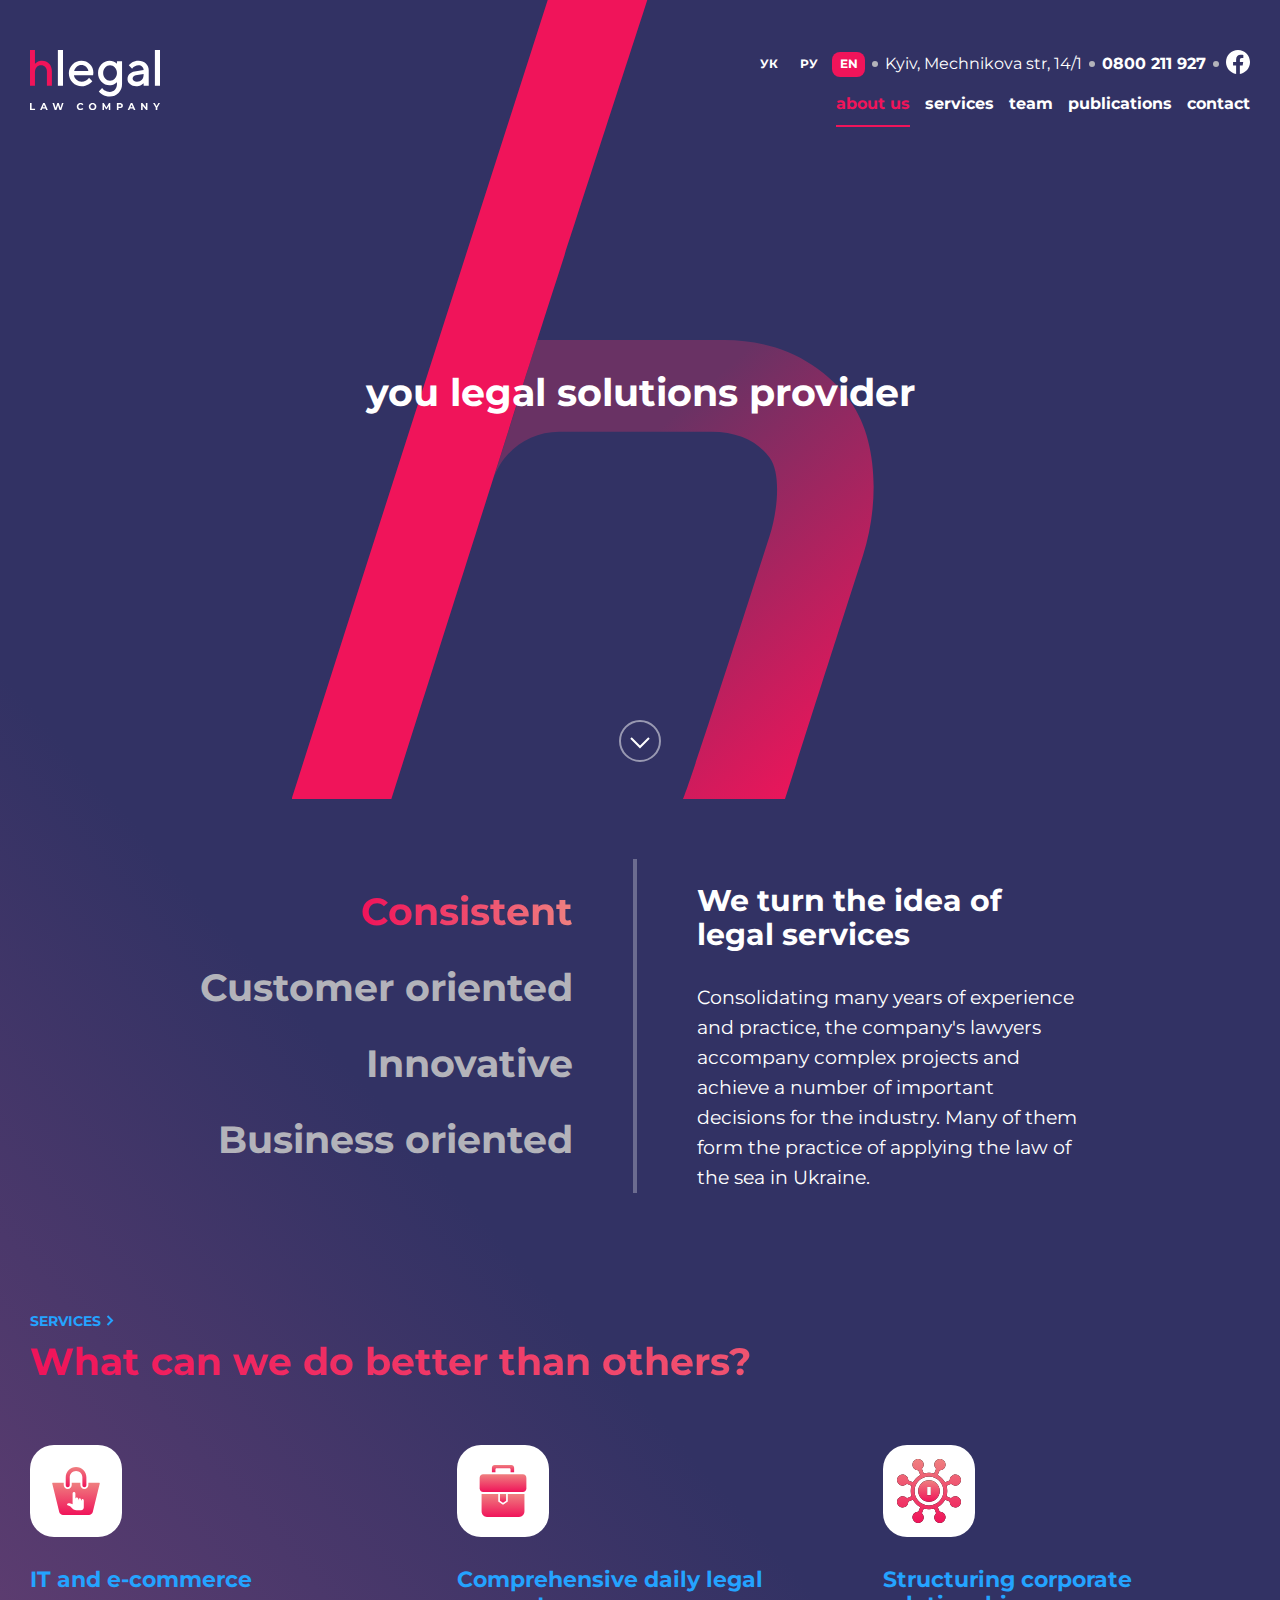
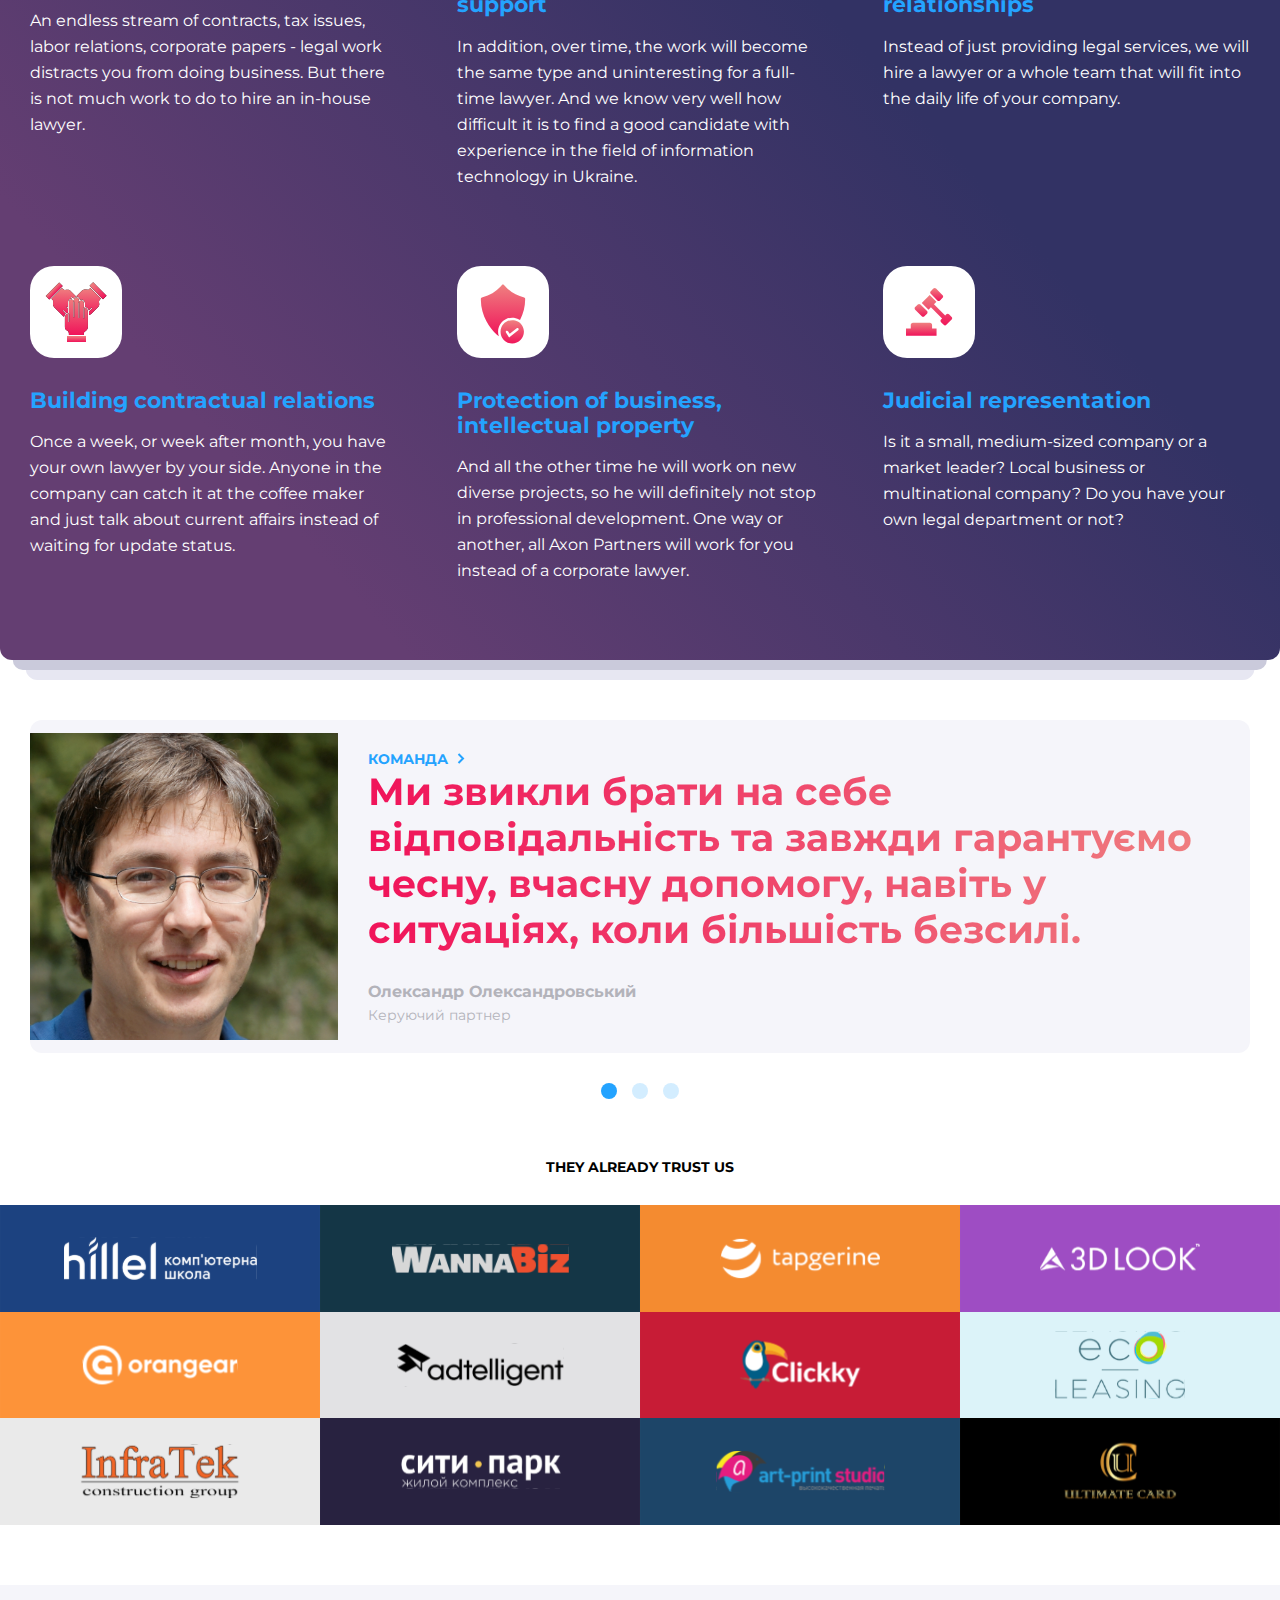
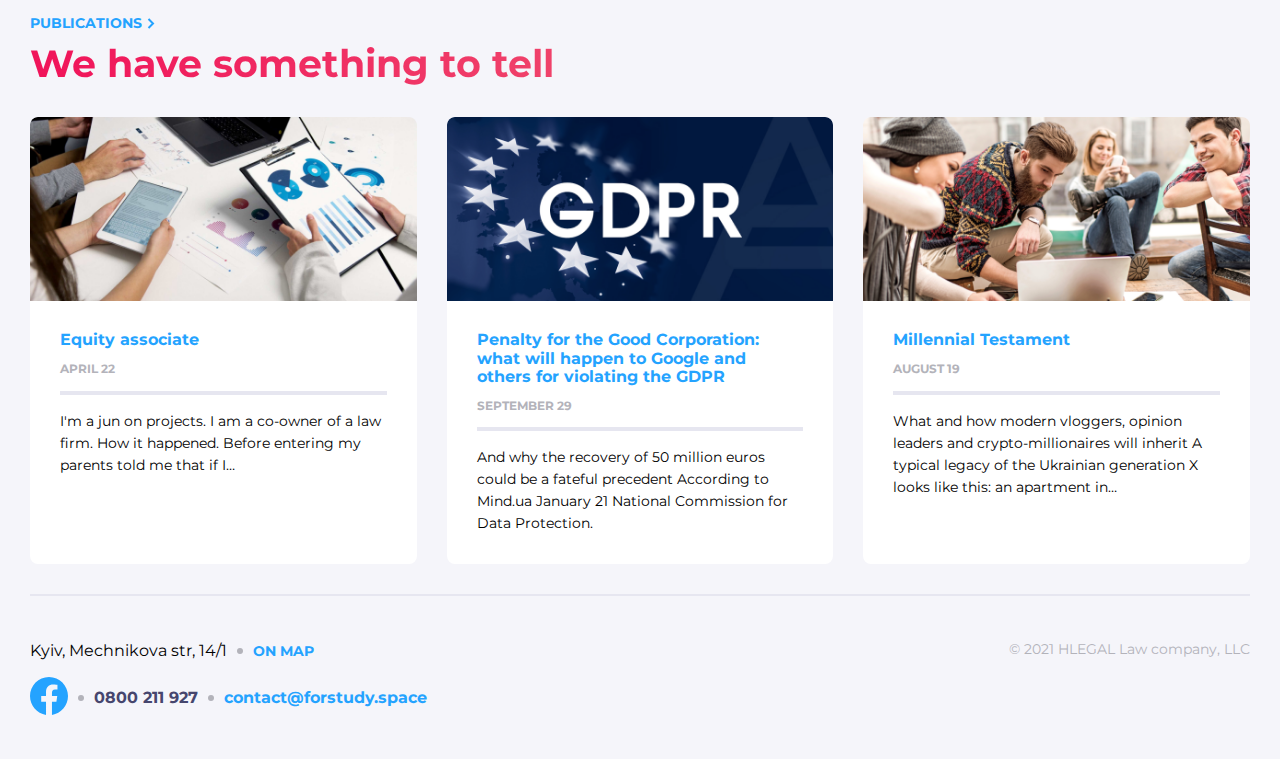
<file: index.html>
<!DOCTYPE html>
<html lang="en">
  <head>
    <meta charset="UTF-8" />
    <meta
      name="viewport"
      content="width=device-width, user-scalable=no, initial-scale=1.0, maximum-scale=1.0, minimum-scale=1.0"
    />
    <meta http-equiv="X-UA-Compatible" content="ie=edge" />
    <title>Hlegal agency</title>
    <link rel="preconnect" href="https://fonts.googleapis.com" />
    <link rel="preconnect" href="https://fonts.gstatic.com" crossorigin />
    <link rel="preconnect" href="https://fonts.googleapis.com" />
    <link rel="preconnect" href="https://fonts.gstatic.com" crossorigin />
    <link
      href="https://fonts.googleapis.com/css2?family=Montserrat:wght@400;700&display=swap"
      rel="stylesheet"
    />
    <link rel="stylesheet" href="css/style.css" />
  </head>
  <body>
    <header class="header center center--menu">
      <div class="header__control">
        <a href="#" class="header__control__logo">
          <img src="img/Logo.svg" alt="Hlegal link logo" />
        </a>
        <input type="checkbox" id="nav-toggler" class="visually-hidden" />

        <label for="nav-toggler" class="nav-switch">
          <span></span><span></span> <span></span>
        </label>
      </div>


      <div class="header__container">
        <div class="header__row">
          <span class="header__row__lang">УК</span>
          <span class="header__row__lang">РУ</span>
          <span class="header__row__lang header__row__lang--active">EN</span>
          <svg class="dot-separator" width="6" height="6" viewBox="0 0 6 6" fill="none" xmlns="http://www.w3.org/2000/svg">
            <circle cx="3" cy="3" r="3" fill="#B3B3BA"/>
          </svg>
          <p class="header__row__address">Kyiv, Mechnikova str, 14/1</p> 
          <svg class="dot-separator" width="6" height="6" viewBox="0 0 6 6" fill="none" xmlns="http://www.w3.org/2000/svg">
            <circle cx="3" cy="3" r="3" fill="#B3B3BA"/>
          </svg>
    
            <a href="#" class="header__row__phone">0800 211 927</a>

            <svg class="dot-separator" width="6" height="6" viewBox="0 0 6 6" fill="none" xmlns="http://www.w3.org/2000/svg">
              <circle cx="3" cy="3" r="3" fill="#B3B3BA"/>
            </svg>
            <a class="header__row__icon" href="#">
              <svg width="38" height="38" viewBox="0 0 38 38" fill="none" xmlns="http://www.w3.org/2000/svg">
                <path d="M38 19.1161C38 8.55857 29.4934 0 19 0C8.50658 0 0 8.55857 0 19.1161C0 28.6575 6.94803 36.5659 16.0312 38V24.6419H11.207V19.1161H16.0312V14.9046C16.0312 10.1136 18.8678 7.46723 23.2078 7.46723C25.2866 7.46723 27.4609 7.84059 27.4609 7.84059V12.545H25.0651C22.7048 12.545 21.9688 14.0185 21.9688 15.5302V19.1161H27.2383L26.3959 24.6419H21.9688V38C31.052 36.5659 38 28.6575 38 19.1161Z" fill/>
                </svg>
            </a>
        </div>


        <nav class="nav">
  
          <ul class="nav__list">
            <li class="nav__item">
              <a href="#" class="nav__link nav__link--active">about us</a>
            </li>
            <li class="nav__item">
              <a href="services.html" class="nav__link">services</a>
            </li>
            <li class="nav__item">
              <a href="#" class="nav__link">team</a>
            </li>
            <li class="nav__item">
              <a href="#" class="nav__link">publications</a>
            </li>
            <li class="nav__item">
              <a href="#" class="nav__link">contact</a>
            </li>
          </ul>
        </nav>
      </div>
    </header>

    <main>
      <div class="gradient-wrapper">
        <section class="section-hero">
          <div class="section-hero__container">
            <img class="section-hero__container__img" src="img/Symbol.svg" />
            <h1 class="section-hero__container__title">you legal solutions provider</h1>

            <svg class="section-hero__container__icon" width="42" height="42" viewBox="0 0 42 42" fill="none" xmlns="http://www.w3.org/2000/svg">
           
              <circle opacity="0.5" cx="21" cy="21" r="20" stroke-width="2"/>
              <path d="M12 18L21 27L30 18"  stroke-width="2"/>
          
              </svg>
              
          </div>

          <div class="section-hero__widget">
            <div class="section-hero__widget__titles">
              <span class="section-hero__widget__titles__item section-hero__widget__titles__item--active">Consistent</span>
              <span class="section-hero__widget__titles__item">Customer oriented</span>
              <span class="section-hero__widget__titles__item">Innovative</span>
              <span class="section-hero__widget__titles__item">Business oriented</span>
            </div>
            <div class="section-hero__widget__separator"></div>
            <div class="section-hero__widget__desc">
              <h2 class="section-hero__widget__desc__title">We turn the idea of legal services</h2>
              <p class="section-hero__widget__desc__text">Consolidating many years of experience and practice, the company's lawyers accompany complex projects and achieve a number of important decisions for the industry. Many of them form the practice of applying the law of the sea in Ukraine.</p>
            </div>
          </div>
        </section>
        <section class="center section-services">
          <span class="link">
            <a href="services.html">services</a>
            <svg
            width="8"
            height="11"
            viewBox="0 0 8 11"
            fill="none"
            xmlns="http://www.w3.org/2000/svg"
          >
            <path d="M1.5 1L6 5.5L1.5 10" stroke stroke-width="2" />
          </svg>
          </span>
          <p class="title-gradient-red">What can we do better than others?</p>
          <div class="services-grid">
            <div class="service-item">
              <div class="service-item__icon">
                <img src="img/Ecommerce.svg" />
              </div>
              <a href="#" class="service-item__link">
                IT and e-commerce
              </a>
              <p class="service-item__desc">
                An endless stream of contracts, tax issues, labor relations, corporate papers - legal work distracts you from doing business. But there is not much work to do to hire an in-house lawyer.
              </p>
            </div>
      
            <div class="service-item">
              <div class="service-item__icon">
                <img src="img/Support.svg" />
              </div>
              <a href="#" class="service-item__link">
                Comprehensive daily
                legal support
              </a>
              <p class="service-item__desc">
                In addition, over time, the work will become the same type and uninteresting for a full-time lawyer. And we know very well how difficult it is to find a good candidate with experience in the field of information technology in Ukraine.
              </p>
            </div>

        <div class="service-item">
              <div class="service-item__icon">
                <img src="img/Coprorate.svg" />
              </div>
              <a href="#" class="service-item__link">
                Structuring corporate relationships
              </a>
              <p class="service-item__desc">
                Instead of just providing legal services, we will hire a lawyer or a whole team that will fit into the daily life of your company.
              </p>
            </div>

            <div class="service-item">
              <div class="service-item__icon">
                <img src="img/Trust.svg" />
              </div>
              <a href="#" class="service-item__link">
                Building contractual relations
              </a>
              <p class="service-item__desc">
                Once a week, or week after month, you have your own lawyer by your side. Anyone in the company can catch it at the coffee maker and just talk about current affairs instead of waiting for update status.
              </p>
            </div>

           <div class="service-item">
              <div class="service-item__icon">
                <img src="img/Protection.svg" />
              </div>
              <a href="#" class="service-item__link">
                Protection of business, intellectual property
              </a>
              <p class="service-item__desc">
                And all the other time he will work on new diverse projects, so he will definitely not stop in professional development. One way or another, all Axon Partners will work for you instead of a corporate lawyer.
              </p>
            </div>

            <div class="service-item">
              <div class="service-item__icon">
                <img src="img/Court.svg" />
              </div>
              <a href="#" class="service-item__link">
                Judicial representation
              </a>
              <p class="service-item__desc">
                Is it a small, medium-sized company or a market leader? Local business or multinational company? Do you have your own legal department or not?
              </p>
            </div>


          </div>
        </section>
      </div>

      <section class="center section-team-slider">
        <div class="slider">
          <div class="slider__item">
            <div class="slider__item__wrapper">
              <img class="slider__item__thumbnail" src="img/member.png" alt="team member image" />
            </div>
         
            <div class="slider__item__container">
              <span class="link">
                <a href="#">команда</a>
                <svg
                width="8"
                height="11"
                viewBox="0 0 8 11"
                fill="none"
                xmlns="http://www.w3.org/2000/svg"
              >
                <path d="M1.5 1L6 5.5L1.5 10" stroke stroke-width="2" />
              </svg>
              </span>
              <p class="slider__item__container__title title-gradient-red">
                Ми звикли брати на себе відповідальність та завжди гарантуємо чесну, вчасну допомогу, навіть у ситуаціях, коли більшість безсилі.
              </p>
              <h4 class="slider__item__container__subtitle">
                Олександр Олександровський
              </h4>
              <p class="slider__item__container__ghost">Керуючий партнер</p>
            </div>
          </div>
        </div>
        <div class="controls">
          <span class="controls__item controls__item--active"></span>
          <span class="controls__item"></span>
          <span class="controls__item"></span>
        </div>  
      </section>  

      <section class="section-partners">
        <h3 class="caps">
          They already trust us
        </h3>
        <div class="grid">
          <div class="grid__item">
            <img src="img/Item.svg" alt="partner image 1" />
           </div>
           <div class="grid__item">
            <img src="img/Item-1.svg" alt="partner image 2" />
           </div>
           <div class="grid__item">
            <img src="img/Item-2.svg" alt="partner image 3" />
           </div>
           <div class="grid__item">
            <img src="img/Item-3.svg" alt="partner image 4" />
           </div>
           <div class="grid__item">
            <img src="img/Item-4.svg" alt="partner image 5" />
           </div>
           <div class="grid__item">
            <img src="img/Item-5.svg" alt="partner image 6" />
           </div>
           <div class="grid__item">
            <img src="img/Item-6.svg" alt="partner image 7" />
           </div>
           <div class="grid__item">
            <img src="img/Item-7.svg" alt="partner image 8" />
           </div>

           <div class="grid__item">
            <img src="img/Item-8.svg" alt="partner image 9" />
           </div>

           <div class="grid__item">
            <img src="img/Item-9.svg" alt="partner image 10" />
           </div>

           <div class="grid__item">
            <img src="img/Item-10.svg" alt="partner image 11" />
           </div>
           <div class="grid__item">
            <img src="img/Item-11.svg" alt="partner image 12" />
           </div>
    
        </div>
      </section>

      <section class="center section-publications">
        <span class="link">
          <a href="#">Publications</a>
          <svg
            width="8"
            height="11"
            viewBox="0 0 8 11"
            fill="none"
            xmlns="http://www.w3.org/2000/svg"
          >
            <path d="M1.5 1L6 5.5L1.5 10" stroke stroke-width="2" />
          </svg>
        </span>
        <p class="title-gradient-red">We have something to tell</p>

        <div class="publication-grid">
          <div class="publication-card">
            <img class="publication-card__thumbnail" src="img/pub1.png" alt="pub 1 thumbnail" />
            <div class="publication-card__container">
              <a class="publication-card__link" href="#">Equity associate</a>
              <p class="publication-card__date">April 22</p>
              <hr class="publication-card__separator" />
              <p class="publication-card__description">I'm a jun on projects. I am a co-owner of a law firm. How it happened. Before entering my parents told me that if I…</p>
            </div>
            <div>
          </div>
        </div>

        <div class="publication-card">
          <img class="publication-card__thumbnail" src="img/pub2.png" alt="pub 2 thumbnail"  />
          <div class="publication-card__container">
            <a class="publication-card__link" href="#">Penalty for the Good Corporation: what will happen to Google and others for violating the GDPR</a>
            <p class="publication-card__date">September 29</p>
            <hr class="publication-card__separator" />
            <p class="publication-card__description">And why the recovery of 50 million euros could be a fateful precedent According to Mind.ua January 21 National Commission for Data Protection.</p>
          </div>
          <div>
        </div>
      </div>

      <div class="publication-card">
        <img class="publication-card__thumbnail" src="img/pub3.png" alt="pub 3 thumbnail" />
        <div class="publication-card__container">
          <a class="publication-card__link" href="#">Millennial Testament</a>
          <p class="publication-card__date">August 19</p>
          <hr class="publication-card__separator" />
          <p class="publication-card__description">What and how modern vloggers, opinion leaders and crypto-millionaires will inherit A typical legacy of the Ukrainian generation X looks like this: an apartment in…</p>
        </div>
      </div>
    </div>
      </section>
    </main>

    <footer class="footer center">
      <hr />
      <div class="footer__list">
        <div class="footer__left">
          <div class="footer__row">
            <p class="footer__row__address">Kyiv, Mechnikova str, 14/1</p> 
            <svg class="dot-separator" width="6" height="6" viewBox="0 0 6 6" fill="none" xmlns="http://www.w3.org/2000/svg">
              <circle cx="3" cy="3" r="3" fill="#B3B3BA"/>
            </svg>
            <span class="link">
              <a href="#">On map</a>
            </span>
          </div>
          <div class="footer__row">
            <a class="footer__row__link" href="#">
              <svg width="38" height="38" viewBox="0 0 38 38" fill="none" xmlns="http://www.w3.org/2000/svg">
                <path d="M38 19.1161C38 8.55857 29.4934 0 19 0C8.50658 0 0 8.55857 0 19.1161C0 28.6575 6.94803 36.5659 16.0312 38V24.6419H11.207V19.1161H16.0312V14.9046C16.0312 10.1136 18.8678 7.46723 23.2078 7.46723C25.2866 7.46723 27.4609 7.84059 27.4609 7.84059V12.545H25.0651C22.7048 12.545 21.9688 14.0185 21.9688 15.5302V19.1161H27.2383L26.3959 24.6419H21.9688V38C31.052 36.5659 38 28.6575 38 19.1161Z" fill/>
                </svg>
            </a>
    
              <svg class="dot-separator" width="6" height="6" viewBox="0 0 6 6" fill="none" xmlns="http://www.w3.org/2000/svg">
                <circle cx="3" cy="3" r="3" fill="#B3B3BA"/>
              </svg>
              <a class="footer__row__link footer__row__link__phone" href="tel:0800211927">0800 211 927</a>
              <svg class="dot-separator" width="6" height="6" viewBox="0 0 6 6" fill="none" xmlns="http://www.w3.org/2000/svg">
                <circle cx="3" cy="3" r="3" fill="#B3B3BA"/>
              </svg>
              <a class="footer__row__link" href="mailto:contact@forstudy.space">contact@forstudy.space</a>
              
          </div>
        </div>
        <div class="footer__logo">
          <p class="footer__logo__p">© 2021 HLEGAL Law company, LLC</p>
        </div>
      </div>
    </footer>
  </body>
</html>
</file>
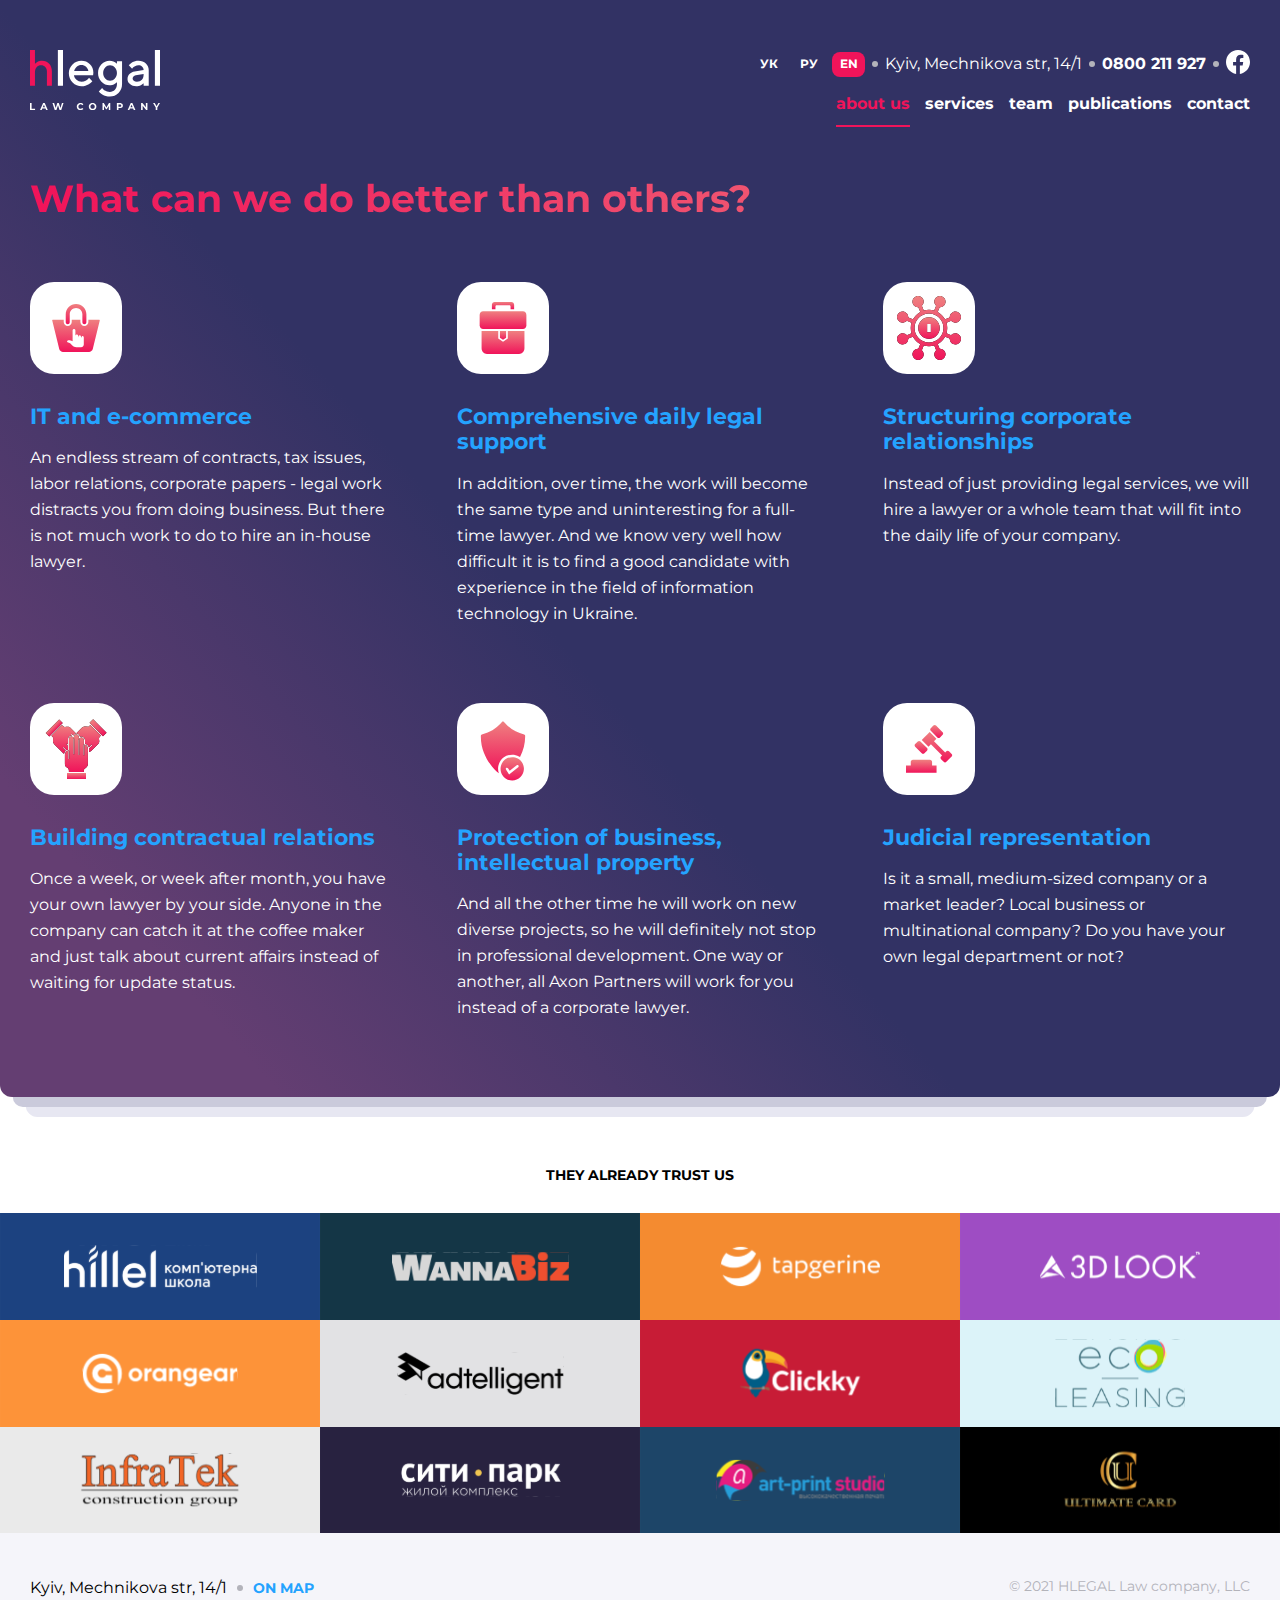
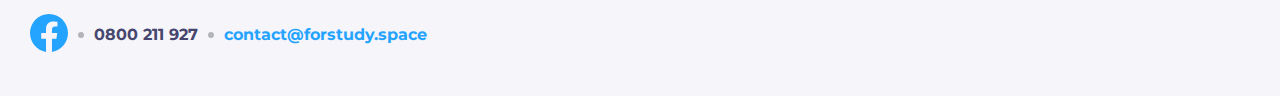
<file: services.html>
<!DOCTYPE html>
<html lang="en">
  <head>
    <meta charset="UTF-8" />
    <meta
      name="viewport"
      content="width=device-width, user-scalable=no, initial-scale=1.0, maximum-scale=1.0, minimum-scale=1.0"
    />
    <meta http-equiv="X-UA-Compatible" content="ie=edge" />
    <title>Hlegal agency</title>
    <link rel="preconnect" href="https://fonts.googleapis.com" />
    <link rel="preconnect" href="https://fonts.gstatic.com" crossorigin />
    <link rel="preconnect" href="https://fonts.googleapis.com" />
    <link rel="preconnect" href="https://fonts.gstatic.com" crossorigin />
    <link
      href="https://fonts.googleapis.com/css2?family=Montserrat:wght@400;700&display=swap"
      rel="stylesheet"
    />
    <link rel="stylesheet" href="css/style.css" />
  </head>
  <body>
    <header class="header center center--menu">
      <div class="header__control">
        <a href="#" class="header__control__logo">
          <img src="img/Logo.svg" alt="Hlegal link logo" />
        </a>
        <input type="checkbox" id="nav-toggler" class="visually-hidden" />

        <label for="nav-toggler" class="nav-switch">
          <span></span> <span></span> <span></span>
        </label>
      </div>

      <div class="header__container">
        <div class="header__row">
          <span class="header__row__lang">УК</span>
          <span class="header__row__lang">РУ</span>
          <span class="header__row__lang header__row__lang--active">EN</span>
          <svg
            class="dot-separator"
            width="6"
            height="6"
            viewBox="0 0 6 6"
            fill="none"
            xmlns="http://www.w3.org/2000/svg"
          >
            <circle cx="3" cy="3" r="3" fill="#B3B3BA" />
          </svg>
          <p class="header__row__address">Kyiv, Mechnikova str, 14/1</p>
          <svg
            class="dot-separator"
            width="6"
            height="6"
            viewBox="0 0 6 6"
            fill="none"
            xmlns="http://www.w3.org/2000/svg"
          >
            <circle cx="3" cy="3" r="3" fill="#B3B3BA" />
          </svg>

          <a href="#" class="header__row__phone">0800 211 927</a>

          <svg
            class="dot-separator"
            width="6"
            height="6"
            viewBox="0 0 6 6"
            fill="none"
            xmlns="http://www.w3.org/2000/svg"
          >
            <circle cx="3" cy="3" r="3" fill="#B3B3BA" />
          </svg>
          <a class="header__row__icon" href="#">
            <svg
              width="38"
              height="38"
              viewBox="0 0 38 38"
              fill="none"
              xmlns="http://www.w3.org/2000/svg"
            >
              <path
                d="M38 19.1161C38 8.55857 29.4934 0 19 0C8.50658 0 0 8.55857 0 19.1161C0 28.6575 6.94803 36.5659 16.0312 38V24.6419H11.207V19.1161H16.0312V14.9046C16.0312 10.1136 18.8678 7.46723 23.2078 7.46723C25.2866 7.46723 27.4609 7.84059 27.4609 7.84059V12.545H25.0651C22.7048 12.545 21.9688 14.0185 21.9688 15.5302V19.1161H27.2383L26.3959 24.6419H21.9688V38C31.052 36.5659 38 28.6575 38 19.1161Z"
                fill
              />
            </svg>
          </a>
        </div>

        <nav class="nav">
          <ul class="nav__list">
            <li class="nav__item">
              <a href="#" class="nav__link nav__link--active">about us</a>
            </li>
            <li class="nav__item">
              <a href="#" class="nav__link">services</a>
            </li>
            <li class="nav__item">
              <a href="#" class="nav__link">team</a>
            </li>
            <li class="nav__item">
              <a href="#" class="nav__link">publications</a>
            </li>
            <li class="nav__item">
              <a href="#" class="nav__link">contact</a>
            </li>
          </ul>
        </nav>
      </div>
    </header>

    <main>
      <div class="gradient-wrapper">
        <section class="center section-services section-services--page">
          <p class="title-gradient-red">What can we do better than others?</p>
          <div class="services-grid">
            <div class="service-item">
              <div class="service-item__icon">
                <img src="img/Ecommerce.svg" />
              </div>
              <a href="#" class="service-item__link"> IT and e-commerce </a>
              <p class="service-item__desc">
                An endless stream of contracts, tax issues, labor relations,
                corporate papers - legal work distracts you from doing business.
                But there is not much work to do to hire an in-house lawyer.
              </p>
            </div>

            <div class="service-item">
              <div class="service-item__icon">
                <img src="img/Support.svg" />
              </div>
              <a href="#" class="service-item__link">
                Comprehensive daily legal support
              </a>
              <p class="service-item__desc">
                In addition, over time, the work will become the same type and
                uninteresting for a full-time lawyer. And we know very well how
                difficult it is to find a good candidate with experience in the
                field of information technology in Ukraine.
              </p>
            </div>

            <div class="service-item">
              <div class="service-item__icon">
                <img src="img/Coprorate.svg" />
              </div>
              <a href="#" class="service-item__link">
                Structuring corporate relationships
              </a>
              <p class="service-item__desc">
                Instead of just providing legal services, we will hire a lawyer
                or a whole team that will fit into the daily life of your
                company.
              </p>
            </div>

            <div class="service-item">
              <div class="service-item__icon">
                <img src="img/Trust.svg" />
              </div>
              <a href="#" class="service-item__link">
                Building contractual relations
              </a>
              <p class="service-item__desc">
                Once a week, or week after month, you have your own lawyer by
                your side. Anyone in the company can catch it at the coffee
                maker and just talk about current affairs instead of waiting for
                update status.
              </p>
            </div>

            <div class="service-item">
              <div class="service-item__icon">
                <img src="img/Protection.svg" />
              </div>
              <a href="#" class="service-item__link">
                Protection of business, intellectual property
              </a>
              <p class="service-item__desc">
                And all the other time he will work on new diverse projects, so
                he will definitely not stop in professional development. One way
                or another, all Axon Partners will work for you instead of a
                corporate lawyer.
              </p>
            </div>

            <div class="service-item">
              <div class="service-item__icon">
                <img src="img/Court.svg" />
              </div>
              <a href="#" class="service-item__link">
                Judicial representation
              </a>
              <p class="service-item__desc">
                Is it a small, medium-sized company or a market leader? Local
                business or multinational company? Do you have your own legal
                department or not?
              </p>
            </div>
          </div>
        </section>
      </div>

      <section class="section-partners section-partners--page">
        <h3 class="caps">They already trust us</h3>
        <div class="grid">
          <div class="grid__item">
            <img src="img/Item.svg" alt="partner image 1" />
          </div>
          <div class="grid__item">
            <img
              src="img/Item-1.svg"
              alt="partner image 2"
            />
          </div>
          <div class="grid__item">
            <img
              src="img/Item-2.svg"
              alt="partner image 3"
            />
          </div>
          <div class="grid__item">
            <img
              src="img/Item-3.svg"
              alt="partner image 4"
            />
          </div>
          <div class="grid__item">
            <img
              src="img/Item-4.svg"
              alt="partner image 5"
            />
          </div>
          <div class="grid__item">
            <img
              src="img/Item-5.svg"
              alt="partner image 6"
            />
          </div>
          <div class="grid__item">
            <img
              src="img/Item-6.svg"
              alt="partner image 7"
            />
          </div>
          <div class="grid__item">
            <img
              src="img/Item-7.svg"
              alt="partner image 8"
            />
          </div>

          <div class="grid__item">
            <img
              src="img/Item-8.svg"
              alt="partner image 9"
            />
          </div>

          <div class="grid__item">
            <img
              src="img/Item-9.svg"
              alt="partner image 10"
            />
          </div>

          <div class="grid__item">
            <img
              src="img/Item-10.svg"
              alt="partner image 11"
            />
          </div>
          <div class="grid__item">
            <img
              src="img/Item-11.svg"
              alt="partner image 12"
            />
          </div>
        </div>
      </section>
    </main>

    <footer class="footer center footer--page">
      <hr />
      <div class="footer__list">
        <div class="footer__left">
          <div class="footer__row">
            <p class="footer__row__address">Kyiv, Mechnikova str, 14/1</p>
            <svg
              class="dot-separator"
              width="6"
              height="6"
              viewBox="0 0 6 6"
              fill="none"
              xmlns="http://www.w3.org/2000/svg"
            >
              <circle cx="3" cy="3" r="3" fill="#B3B3BA" />
            </svg>
            <span class="link">
              <a href="#">On map</a>
            </span>
          </div>
          <div class="footer__row">
            <a class="footer__row__link" href="#">
              <svg
                width="38"
                height="38"
                viewBox="0 0 38 38"
                fill="none"
                xmlns="http://www.w3.org/2000/svg"
              >
                <path
                  d="M38 19.1161C38 8.55857 29.4934 0 19 0C8.50658 0 0 8.55857 0 19.1161C0 28.6575 6.94803 36.5659 16.0312 38V24.6419H11.207V19.1161H16.0312V14.9046C16.0312 10.1136 18.8678 7.46723 23.2078 7.46723C25.2866 7.46723 27.4609 7.84059 27.4609 7.84059V12.545H25.0651C22.7048 12.545 21.9688 14.0185 21.9688 15.5302V19.1161H27.2383L26.3959 24.6419H21.9688V38C31.052 36.5659 38 28.6575 38 19.1161Z"
                  fill
                />
              </svg>
            </a>

            <svg
              class="dot-separator"
              width="6"
              height="6"
              viewBox="0 0 6 6"
              fill="none"
              xmlns="http://www.w3.org/2000/svg"
            >
              <circle cx="3" cy="3" r="3" fill="#B3B3BA" />
            </svg>
            <a
              class="footer__row__link footer__row__link__phone"
              href="tel:0800211927"
              >0800 211 927</a
            >
            <svg
              class="dot-separator"
              width="6"
              height="6"
              viewBox="0 0 6 6"
              fill="none"
              xmlns="http://www.w3.org/2000/svg"
            >
              <circle cx="3" cy="3" r="3" fill="#B3B3BA" />
            </svg>
            <a class="footer__row__link" href="mailto:contact@forstudy.space"
              >contact@forstudy.space</a
            >
          </div>
        </div>
        <div class="footer__logo">
          <p class="footer__logo__p">© 2021 HLEGAL Law company, LLC</p>
        </div>
      </div>
    </footer>
  </body>
</html>
</file>
<file: css/style.css>
/*! normalize.css v8.0.1 | MIT License | github.com/necolas/normalize.css */
/* Document
   ========================================================================== */
/**
 * 1. Correct the line height in all browsers.
 * 2. Prevent adjustments of font size after orientation changes in iOS.
 */
html {
  line-height: 1.15; /* 1 */
  -webkit-text-size-adjust: 100%; /* 2 */
}

/* Sections
   ========================================================================== */
/**
 * Remove the margin in all browsers.
 */
body {
  margin: 0;
}

/**
 * Render the `main` element consistently in IE.
 */
main {
  display: block;
}

/**
 * Correct the font size and margin on `h1` elements within `section` and
 * `article` contexts in Chrome, Firefox, and Safari.
 */
h1 {
  font-size: 2em;
  margin: 0.67em 0;
}

/* Grouping content
   ========================================================================== */
/**
 * 1. Add the correct box sizing in Firefox.
 * 2. Show the overflow in Edge and IE.
 */
hr {
  box-sizing: content-box; /* 1 */
  height: 0; /* 1 */
  overflow: visible; /* 2 */
}

/**
 * 1. Correct the inheritance and scaling of font size in all browsers.
 * 2. Correct the odd `em` font sizing in all browsers.
 */
pre {
  font-family: monospace, monospace; /* 1 */
  font-size: 1em; /* 2 */
}

/* Text-level semantics
   ========================================================================== */
/**
 * Remove the gray background on active links in IE 10.
 */
a {
  background-color: transparent;
}

/**
 * 1. Remove the bottom border in Chrome 57-
 * 2. Add the correct text decoration in Chrome, Edge, IE, Opera, and Safari.
 */
abbr[title] {
  border-bottom: none; /* 1 */
  text-decoration: underline; /* 2 */
  text-decoration: underline dotted; /* 2 */
}

/**
 * Add the correct font weight in Chrome, Edge, and Safari.
 */
b,
strong {
  font-weight: bolder;
}

/**
 * 1. Correct the inheritance and scaling of font size in all browsers.
 * 2. Correct the odd `em` font sizing in all browsers.
 */
code,
kbd,
samp {
  font-family: monospace, monospace; /* 1 */
  font-size: 1em; /* 2 */
}

/**
 * Add the correct font size in all browsers.
 */
small {
  font-size: 80%;
}

/**
 * Prevent `sub` and `sup` elements from affecting the line height in
 * all browsers.
 */
sub,
sup {
  font-size: 75%;
  line-height: 0;
  position: relative;
  vertical-align: baseline;
}

sub {
  bottom: -0.25em;
}

sup {
  top: -0.5em;
}

/* Embedded content
   ========================================================================== */
/**
 * Remove the border on img inside links in IE 10.
 */
img {
  border-style: none;
}

/* Forms
   ========================================================================== */
/**
 * 1. Change the font styles in all browsers.
 * 2. Remove the margin in Firefox and Safari.
 */
button,
input,
optgroup,
select,
textarea {
  font-family: inherit; /* 1 */
  font-size: 100%; /* 1 */
  line-height: 1.15; /* 1 */
  margin: 0; /* 2 */
}

/**
 * Show the overflow in IE.
 * 1. Show the overflow in Edge.
 */
button,
input { /* 1 */
  overflow: visible;
}

/**
 * Remove the inheritance of text transform in Edge, Firefox, and IE.
 * 1. Remove the inheritance of text transform in Firefox.
 */
button,
select { /* 1 */
  text-transform: none;
}

/**
 * Correct the inability to style clickable types in iOS and Safari.
 */
button,
[type=button],
[type=reset],
[type=submit] {
  -webkit-appearance: button;
}

/**
 * Remove the inner border and padding in Firefox.
 */
button::-moz-focus-inner,
[type=button]::-moz-focus-inner,
[type=reset]::-moz-focus-inner,
[type=submit]::-moz-focus-inner {
  border-style: none;
  padding: 0;
}

/**
 * Restore the focus styles unset by the previous rule.
 */
button:-moz-focusring,
[type=button]:-moz-focusring,
[type=reset]:-moz-focusring,
[type=submit]:-moz-focusring {
  outline: 1px dotted ButtonText;
}

/**
 * Correct the padding in Firefox.
 */
fieldset {
  padding: 0.35em 0.75em 0.625em;
}

/**
 * 1. Correct the text wrapping in Edge and IE.
 * 2. Correct the color inheritance from `fieldset` elements in IE.
 * 3. Remove the padding so developers are not caught out when they zero out
 *    `fieldset` elements in all browsers.
 */
legend {
  box-sizing: border-box; /* 1 */
  color: inherit; /* 2 */
  display: table; /* 1 */
  max-width: 100%; /* 1 */
  padding: 0; /* 3 */
  white-space: normal; /* 1 */
}

/**
 * Add the correct vertical alignment in Chrome, Firefox, and Opera.
 */
progress {
  vertical-align: baseline;
}

/**
 * Remove the default vertical scrollbar in IE 10+.
 */
textarea {
  overflow: auto;
}

/**
 * 1. Add the correct box sizing in IE 10.
 * 2. Remove the padding in IE 10.
 */
[type=checkbox],
[type=radio] {
  box-sizing: border-box; /* 1 */
  padding: 0; /* 2 */
}

/**
 * Correct the cursor style of increment and decrement buttons in Chrome.
 */
[type=number]::-webkit-inner-spin-button,
[type=number]::-webkit-outer-spin-button {
  height: auto;
}

/**
 * 1. Correct the odd appearance in Chrome and Safari.
 * 2. Correct the outline style in Safari.
 */
[type=search] {
  -webkit-appearance: textfield; /* 1 */
  outline-offset: -2px; /* 2 */
}

/**
 * Remove the inner padding in Chrome and Safari on macOS.
 */
[type=search]::-webkit-search-decoration {
  -webkit-appearance: none;
}

/**
 * 1. Correct the inability to style clickable types in iOS and Safari.
 * 2. Change font properties to `inherit` in Safari.
 */
::-webkit-file-upload-button {
  -webkit-appearance: button; /* 1 */
  font: inherit; /* 2 */
}

/* Interactive
   ========================================================================== */
/*
 * Add the correct display in Edge, IE 10+, and Firefox.
 */
details {
  display: block;
}

/*
 * Add the correct display in all browsers.
 */
summary {
  display: list-item;
}

/* Misc
   ========================================================================== */
/**
 * Add the correct display in IE 10+.
 */
template {
  display: none;
}

/**
 * Add the correct display in IE 10.
 */
[hidden] {
  display: none;
}

:root {
  /* Colors */
  --basic-black: #0000;
  --white: #fff;
  --main-regular: #323264;
  --main-alt: #46466e;
  --main-soft: #686887;
  --accent: #f0145a;
  --active-regular: #24a3ff;
  --active-hover: #0085ff;
  --active-active: #006ccf;
  --grey-bg: #f5f5fa;
  --grey-bg-alt: #ededf7;
  --grey-text: #b3b3ba;
  --grey-separator: #e6e6f0;
  /* Gradients */
  --gradient-regular: linear-gradient(
    128.63deg,
    #323264 0%,
    #323264 73.96%,
    #a54b5f 100%
  );
  --gradient-soft: linear-gradient(
    42.01deg,
    #323264 14.33%,
    #323264 51.39%,
    #7a425e 87.53%
  );
  --gradient-red: linear-gradient(323.35deg, #f0145a 6.7%, #693264 70.36%);
  --gradient-supersoft: linear-gradient(
    228.57deg,
    #323264 11.93%,
    #323264 57.17%,
    #643e72 87.46%
  );
  --gradient-red-text: linear-gradient(90.13deg, #f0145a 0.84%, #ef8080 99.96%);
  /* Fonts */
  --font-weight-bold: 700;
  --font-weight-regular: 400;
}

* {
  box-sizing: border-box;
}

body {
  font-family: "Montserrat", sans-serif;
  font-weight: 400;
  color: var(--main-dark);
  font-size: 1rem;
}

h1,
h2,
h3,
h4,
a {
  font-weight: var(--font-weight-bold);
}

h1 {
  font-size: 38px;
}

h2 {
  font-size: 30px;
}
@media screen and (max-width: 425px) {
  h2 {
    font-size: 20px;
  }
}

h3 {
  font-size: 22px;
}

/*cont st*/
.center {
  padding-left: 30px;
  padding-right: 30px;
}
@media screen and (max-width: 450px) {
  .center--menu {
    padding: 0;
  }
}
@media screen and (min-width: 1400px) {
  .center {
    padding-left: 60px;
    padding-right: 60px;
  }
}
@media screen and (min-width: 1680px) {
  .center {
    padding-left: 160px;
    padding-right: 160px;
  }
}

/*cont end*/
.caps {
  font-size: 14px;
  text-transform: uppercase;
}

h4 {
  font-size: 16px;
}

.title-gradient-red {
  background: var(--gradient-red-text);
  -webkit-background-clip: text;
  -webkit-text-fill-color: transparent;
  font-size: 38px;
  font-weight: var(--font-weight-bold);
  line-height: 46px;
  text-align: left;
  margin: 0;
}
@media screen and (max-width: 425px) {
  .title-gradient-red {
    font-size: 30px;
    line-height: 36px;
  }
}

a {
  color: var(--active-regular);
  font-size: 1rem;
}
a:hover {
  color: var(--accent);
  transition: all 0.2s ease;
}

hr {
  border: 2px solid var(--grey-separator);
  margin: 0;
}

img {
  display: block;
  max-width: 100%;
}

.visually-hidden {
  position: absolute;
  width: 1px;
  height: 1px;
  margin: -1px;
  border: 0;
  padding: 0;
  white-space: nowrap;
  clip-path: inset(100%);
  clip: rect(0 0 0 0);
  overflow: hidden;
}

@media screen and (max-width: 450px) {
  .dot-separator {
    display: none;
  }
}

.gradient-wrapper {
  background: linear-gradient(228.57deg, #323264 11.93%, #323264 57.17%, #643e72 87.46%);
  width: 100%;
  height: 100%;
  border-bottom-left-radius: 12px;
  border-bottom-right-radius: 12px;
  position: relative;
  z-index: 4;
}
.gradient-wrapper::before {
  position: absolute;
  left: 50%;
  transform: translateX(-50%);
  width: 98%;
  height: 10px;
  border-bottom-left-radius: 12px;
  border-bottom-right-radius: 12px;
  background-color: #cacadb;
  content: "";
  z-index: 3;
  bottom: -10px;
}
@media screen and (max-width: 450px) {
  .gradient-wrapper::before {
    width: 90%;
  }
}
.gradient-wrapper::after {
  position: absolute;
  left: 50%;
  transform: translateX(-50%);
  width: 96%;
  height: 20px;
  border-bottom-left-radius: 12px;
  border-bottom-right-radius: 12px;
  background-color: #e7e7f2;
  content: "";
  z-index: 2;
}
@media screen and (max-width: 450px) {
  .gradient-wrapper::after {
    width: 80%;
  }
}

.button {
  width: 100%;
  height: 40px;
  padding: 5px 10px;
  display: flex;
  align-items: center;
  justify-content: center;
  gap: 5px;
  background: var(--main-dark);
  color: #fff;
  border-radius: 3px;
  text-decoration: none;
}
@media screen and (min-width: 890px) {
  .button {
    width: 57%;
    height: 49px;
  }
}

.header {
  padding-top: 50px;
  z-index: 5;
  display: flex;
  justify-content: space-between;
  align-items: flex-start;
  position: absolute;
  top: 0;
  left: 0;
  width: 100%;
}
@media screen and (max-width: 450px) {
  .header__control__logo img {
    max-width: 70px;
  }
}
@media screen and (max-width: 450px) {
  .header__control {
    display: flex;
    flex-direction: row;
    justify-content: space-between;
    align-items: center;
    padding: 15px 15px 0;
    width: 100%;
  }
}
.header__container {
  display: flex;
  flex-direction: column;
  align-items: flex-end;
}
@media screen and (max-width: 450px) {
  .header__container {
    width: 100%;
    padding: 15px;
    background-color: rgba(245, 245, 250, 0.2);
  }
}
.header__row {
  display: flex;
  flex-direction: row;
  align-items: center;
  padding-bottom: 15px;
  gap: 7px;
}
@media screen and (max-width: 450px) {
  .header__row {
    width: 100%;
    padding: 0;
  }
}
.header__row__lang {
  display: flex;
  justify-content: center;
  align-items: center;
  cursor: grab;
  font-size: 12px;
  font-weight: var(--font-weight-bold);
  color: #fff;
  width: 33px;
  height: 25px;
  border-radius: 8px;
  transition: all 0.2s ease;
}
.header__row__lang:hover {
  background-color: var(--grey-text);
}
.header__row__lang--active {
  background-color: var(--accent);
}
.header__row__address {
  margin: 0;
  color: #fff;
}
@media screen and (max-width: 450px) {
  .header__row__address {
    display: none;
  }
}
.header__row__phone {
  color: #fff;
  text-decoration: none;
}
.header__row__phone:hover {
  color: var(--white);
}
@media screen and (max-width: 450px) {
  .header__row__phone {
    margin-left: auto;
  }
}
.header__row__icon svg {
  width: 24px;
  height: 24px;
  fill: #fff;
  transition: all 0.2s ease;
}
.header__row__icon svg:hover {
  fill: var(--accent);
}
@media screen and (max-width: 450px) {
  .header__row__icon {
    display: none;
  }
}
@media screen and (max-width: 450px) {
  .header {
    flex-direction: column-reverse;
    padding-top: 0;
  }
}

.nav {
  position: absolute;
  top: 0;
  left: 0;
  width: 100vw;
  height: 100vh;
  opacity: 0;
  pointer-events: none;
  transform: translateX(-100%);
  background: #fff;
  transition: 0.5s;
  z-index: 99;
  display: flex;
  flex-direction: column;
  align-items: center;
  padding: 40px;
  gap: 30px;
}
#nav-toggler:checked ~ .nav {
  transform: translateX(0%);
  opacity: 1;
  pointer-events: unset;
  z-index: 100;
}
.nav__list {
  list-style: none;
  text-align: center;
  margin: 0;
  padding: 0;
}
.nav__link {
  color: #fff;
  display: block;
  margin-bottom: 14px;
  font-size: 16px;
  font-weight: 700;
  text-decoration: none;
  line-height: 1.4;
  padding-bottom: 3px;
  position: relative;
}
.nav__link:hover {
  color: #fff;
}
.nav__link:hover::after {
  width: 100%;
}
.nav__link::after {
  content: "";
  position: absolute;
  height: 2px;
  width: 0;
  left: 0;
  bottom: -8px;
  z-index: 5;
  background-color: #fff;
  transition: all 0.2s ease;
}
.nav__link--active {
  color: var(--accent);
}
.nav__link--active:hover {
  color: var(--accent);
}
.nav__link--active::after {
  width: 100%;
  background-color: var(--accent);
}
@media screen and (min-width: 767px) {
  .nav {
    position: static;
    width: auto;
    height: auto;
    transform: translateX(0%);
    opacity: 1;
    pointer-events: unset;
    background: transparent;
    flex-direction: row-reverse;
    padding: 0;
  }
  .nav__logo {
    display: none;
  }
  .nav__list {
    display: flex;
    gap: 15px;
  }
  .nav__link {
    margin-bottom: 0;
  }
  .nav__item_mobile-only {
    display: none;
  }
  .nav .button {
    min-width: 120px;
  }
}

.nav-switch {
  position: relative;
  display: block;
  min-width: 24px;
  height: 15px;
  z-index: 100;
}
.nav-switch span {
  width: 100%;
  height: 2px;
  background: var(--white);
  display: block;
  position: absolute;
  left: 50%;
  transform: translateX(-50%);
  transition: 0.3s;
}
.nav-switch span:nth-child(1) {
  top: 0;
}
.nav-switch span:nth-child(2) {
  top: 7px;
}
.nav-switch span:nth-child(3) {
  top: 14px;
}
#nav-toggler:checked ~ .nav-switch span {
  top: 50%;
  transform: translate(-50%, -50%) rotate(225deg);
}
#nav-toggler:checked ~ .nav-switch span:nth-child(2) {
  transform: translate(-50%, -50%) rotate(-225deg);
  max-width: 100%;
}
#nav-toggler:checked ~ .nav-switch span:nth-child(3) {
  opacity: 0;
}
@media screen and (min-width: 767px) {
  .nav-switch {
    display: none;
  }
}

.section-with-phone {
  position: relative;
  padding-bottom: 45px;
}
.section-with-phone:first-child:before {
  clip-path: polygon(0 0, 100% 0, 100% 73%, 0% 100%);
  top: -87px;
  background: linear-gradient(27.37deg, #EFF243 -1.3%, #F0B379 101.01%);
}
.section-with-phone:nth-child(2):before {
  background: linear-gradient(73.59deg, #34E48F -8.4%, #3EDFF5 96.66%);
}
.section-with-phone:nth-child(3):before {
  background: linear-gradient(67.28deg, #FFE663 2.61%, #DE6DF0 98.48%);
}
.section-with-phone:before {
  content: "";
  display: block;
  position: absolute;
  left: 50%;
  width: 100vw;
  height: 595px;
  transform: translateX(-50%);
  z-index: -1;
  bottom: 0px;
  clip-path: polygon(0 27%, 100% 0, 100% 73%, 0% 100%);
}
.section-with-phone__title {
  margin: 0 0 11px;
  font-size: 24px;
  line-height: 1.25;
}
.section-with-phone__subtitle {
  margin: 0 0 20px;
  font-size: 18px;
}
.section-with-phone__desc {
  margin: 0 0 10px;
}
.section-with-phone__subtitle + .section-with-phone__desc {
  margin-bottom: 0;
}
.section-with-phone__phone {
  margin: 40px auto 0;
  filter: drop-shadow(0 0 11px rgba(0, 0, 0, 0.6));
}

@media screen and (min-width: 890px) {
  .section-with-tablet-group {
    display: flex;
    flex-direction: row;
    justify-content: space-around;
    /* margin-right: 0;
     margin-left: 0;*/
    padding-left: 0;
  }
  .section-with-tablet-group:nth-child(1) {
    /* margin-top: 63px;*/
    padding-top: 63px;
  }
  .section-with-tablet-group:nth-child(even) {
    display: flex;
    flex-direction: row-reverse;
  }
}

@media screen and (min-width: 890px) {
  .before-section-tablet {
    background-color: #ffffff;
    border-radius: 30px;
    padding-left: 64px;
    padding-right: 64px;
  }
}

@media screen and (min-width: 890px) {
  .section-with-phone__title {
    width: 350px;
    height: 166px;
    margin: 0 0 11px;
    font-size: 48px;
    line-height: 1.15;
  }
}

@media screen and (min-width: 890px) {
  .section-with-phone__desc {
    margin-bottom: 0;
    font-size: 18px;
    line-height: 1.5;
    width: 330px;
    height: 88px;
  }
}

@media screen and (min-width: 890px) {
  .section-with-tablet__item {
    margin-left: 0;
    display: flex;
    flex-direction: column;
    justify-content: center;
  }
}

@media screen and (min-width: 890px) {
  .section-with-phone__phone {
    width: 292px;
    height: 620px;
    margin-top: 0;
  }
}

@media screen and (min-width: 890px) {
  .section-with-phone {
    display: flex;
    justify-content: space-evenly;
    /*align-items: center;*/
    /* padding-left: 0;*/
  }
}

.section-publications {
  padding-top: 30px;
  background-color: var(--grey-bg);
}
.section-publications .link {
  margin-bottom: 10px;
}
@media screen and (max-width: 425px) {
  .section-publications .link {
    margin-bottom: 5px;
  }
}
.section-publications .title-gradient-red {
  margin-bottom: 30px;
}
.section-publications .publication-grid {
  display: grid;
  grid-template-columns: repeat(3, 1fr);
  gap: 30px;
}
@media screen and (max-width: 425px) {
  .section-publications .publication-grid {
    grid-template-columns: 1fr;
  }
}

.footer {
  padding-top: 30px;
  padding-bottom: 40px;
  background-color: var(--grey-bg);
}
.footer--page hr {
  display: none;
}
.footer hr {
  border-width: 1px;
  margin-bottom: 30px;
}
.footer__list {
  display: flex;
  flex-direction: row;
  align-items: flex-start;
  justify-content: space-between;
  gap: 15px;
  list-style-type: none;
  margin: 0;
  padding: 0;
}
@media screen and (max-width: 450px) {
  .footer__list {
    flex-direction: column;
    align-items: center;
    justify-content: center;
  }
}
.footer__row {
  display: flex;
  align-items: center;
  gap: 10px;
}
@media screen and (max-width: 450px) {
  .footer__row__address {
    margin: 0 0 10px;
  }
}
.footer__row__link {
  text-decoration: none;
  cursor: grab;
}
.footer__row__link svg {
  fill: var(--active-regular);
}
.footer__row__link:hover svg {
  transition: all 0.2s ease;
  fill: var(--accent);
}
.footer__row__link__phone {
  color: var(--main-alt);
}
.footer__row__link__phone:hover {
  text-decoration: none;
  color: var(--main-alt);
}
@media screen and (max-width: 450px) {
  .footer__row {
    flex-direction: column;
    align-items: center;
    justify-content: center;
  }
}
@media screen and (max-width: 450px) {
  .footer__row:first-child {
    margin-bottom: 20px;
  }
}
.footer__logo {
  display: flex;
  flex-direction: column;
  align-items: center;
  gap: 15px;
}
.footer__logo__p {
  font-style: normal;
  font-weight: var(--font-weight-regular);
  font-size: 14px;
  line-height: 140%;
  text-align: center;
  color: var(--grey-text);
}
@media screen and (max-width: 450px) {
  .footer {
    padding-bottom: 30px;
  }
}

.link {
  display: flex;
  flex-direction: row;
  align-items: center;
  cursor: grab;
  width: fit-content;
}
.link a {
  text-decoration: none;
  text-transform: uppercase;
  font-size: 14px;
  transition: all 0.2s ease;
}
.link svg {
  stroke: var(--active-regular);
  transition: all 0.2s ease;
  margin-left: 5px;
}
@media screen and (max-width: 425px) {
  .link svg {
    margin-left: 2px;
  }
}
.link:hover a {
  color: var(--accent);
}
.link:hover svg {
  transform: translateX(5px);
  stroke: var(--accent);
}

.publication-card {
  display: flex;
  flex-direction: column;
  overflow: hidden;
  border-radius: 8px;
  height: 100%;
}
.publication-card__separator {
  margin-bottom: 15px;
}
.publication-card__container {
  flex: 1;
  background-color: #fff;
  padding: 30px;
}
.publication-card__thumbnail {
  max-height: 200px;
  object-fit: cover;
}
.publication-card__link {
  text-decoration: none;
  margin-bottom: 15px;
}
.publication-card__date {
  text-transform: uppercase;
  color: var(--grey-text);
  font-size: 0.75rem;
  margin-bottom: 15px;
  font-weight: var(--font-weight-bold);
}
.publication-card__description {
  font-size: 0.875rem;
  line-height: 22px;
  margin: 0;
}

.section-partners {
  padding-bottom: 60px;
}
.section-partners--page {
  margin-top: 70px;
  padding-bottom: 0;
}
.section-partners h3 {
  text-align: center;
  margin-bottom: 30px;
  margin-top: 0;
}
.section-partners .grid {
  display: grid;
  grid-template-columns: repeat(4, 1fr);
}
@media screen and (max-width: 450px) {
  .section-partners .grid {
    grid-template-columns: auto;
  }
}
.section-partners .grid__item {
  overflow: hidden;
}
.section-partners .grid__item img {
  width: 100%;
}
@media screen and (max-width: 450px) {
  .section-partners .grid__item {
    display: none;
  }
  .section-partners .grid__item:nth-child(-n+6) {
    display: block;
  }
}
@media screen and (min-width: 1680px) {
  .section-partners .grid__item:first-child {
    border-top-left-radius: 12px;
  }
  .section-partners .grid__item:nth-child(4) {
    border-top-right-radius: 12px;
  }
  .section-partners .grid__item:nth-child(9) {
    border-bottom-left-radius: 12px;
  }
  .section-partners .grid__item:nth-child(12) {
    border-bottom-right-radius: 12px;
  }
}
@media screen and (max-width: 450px) {
  .section-partners {
    padding-bottom: 0;
  }
}
@media screen and (min-width: 1680px) {
  .section-partners {
    padding-left: 100px;
    padding-right: 100px;
  }
}

.section-team-slider {
  padding-top: 60px;
  padding-bottom: 60px;
}
.section-team-slider .slider {
  margin-bottom: 30px;
}
.section-team-slider .slider,
.section-team-slider .controls {
  width: 100%;
}
.section-team-slider .controls {
  display: flex;
  flex-direction: row;
  align-items: center;
  justify-content: center;
  gap: 15px;
}
.section-team-slider .controls__item {
  display: block;
  cursor: grab;
  width: 16px;
  height: 16px;
  border-radius: 50%;
  background-color: var(--active-regular);
  opacity: 0.2;
  transition: all 0.2s ease;
}
.section-team-slider .controls__item:hover {
  opacity: 1;
}
.section-team-slider .controls__item--active {
  opacity: 1;
}

.slider__item {
  display: flex;
  flex-direction: row;
  justify-content: center;
  align-items: center;
  overflow: hidden;
  border-radius: 12px;
  background-color: var(--grey-bg);
}
.slider__item__wrapper {
  width: inherit;
  height: inherit;
  max-width: 400px;
}
.slider__item__wrapper__thumbnail {
  max-width: 100%;
  max-height: 100%;
  object-fit: cover;
}
@media screen and (max-width: 450px) {
  .slider__item__wrapper__thumbnail {
    height: 500px;
  }
}
.slider__item__container {
  display: flex;
  flex-direction: column;
  padding: 30px;
}
.slider__item__container a {
  margin-bottom: 5px;
}
.slider__item__container__title {
  margin-bottom: 30px;
}
.slider__item__container span {
  display: block;
}
.slider__item__container__subtitle, .slider__item__container__ghost {
  color: var(--grey-text);
}
.slider__item__container__subtitle {
  margin: 0 0 6px;
}
.slider__item__container__ghost {
  margin: 0;
  font-size: 14px;
}
@media screen and (max-width: 450px) {
  .slider__item {
    flex-direction: column;
  }
}

.section-services {
  padding-top: 60px;
  padding-bottom: 60px;
}
.section-services--page {
  padding-top: 176px;
}
@media screen and (max-width: 425px) {
  .section-services--page {
    padding-top: 132px !important;
  }
}
.section-services .link {
  margin-bottom: 10px;
}
@media screen and (max-width: 425px) {
  .section-services .link {
    margin-bottom: 5px;
  }
}
.section-services .title-gradient-red {
  margin-bottom: 60px;
}
.section-services .services-grid {
  display: grid;
  grid-template-columns: repeat(3, 1fr);
  gap: 60px;
}
@media screen and (max-width: 425px) {
  .section-services .services-grid {
    grid-template-columns: 1fr;
  }
}
@media screen and (max-width: 425px) {
  .section-services {
    padding-top: 30px;
  }
}

.service-item {
  display: flex;
  flex-direction: column;
}
.service-item__icon {
  width: 92px;
  height: 92px;
  border-radius: 24px;
  background-color: #fff;
  display: flex;
  justify-content: center;
  align-items: center;
  margin-bottom: 30px;
  transition: all 0.2s ease;
}
.service-item__icon:hover {
  scale: 0.9;
}
.service-item__link {
  font-size: 22px;
  text-decoration: none;
}
.service-item__desc {
  color: #fff;
  line-height: 26px;
}

.section-hero__container {
  display: flex;
  flex-direction: column;
  align-items: center;
  position: relative;
  overflow: hidden;
}
@media screen and (max-width: 450px) {
  .section-hero__container__img {
    max-width: 200%;
    height: 100%;
  }
}
.section-hero__container__title, .section-hero__container__icon {
  position: absolute;
}
.section-hero__container__title {
  top: 46%;
  left: 50%;
  transform: translate(-50%, -50%);
  color: #fff;
}
.section-hero__container__icon {
  bottom: 2%;
  left: 50%;
  transform: translate(-50%, -50%);
  stroke: #fff;
  cursor: grab;
  transition: all 0.2s ease;
}
.section-hero__container__icon:hover {
  stroke: var(--accent) !important;
}
@media screen and (max-width: 450px) {
  .section-hero__container {
    height: 600px;
  }
}
.section-hero__widget {
  display: flex;
  padding: 60px 160px;
  flex-direction: row;
  justify-content: center;
  align-items: center;
  gap: 60px;
  margin: 0 auto;
  overflow: hidden;
}
.section-hero__widget__titles {
  display: flex;
  flex-direction: column;
  align-items: flex-end;
  gap: 30px;
  padding: 10px 0;
}
@media screen and (max-width: 425px) {
  .section-hero__widget__titles {
    flex-direction: row;
    align-items: flex-start;
    justify-content: flex-start;
    padding: 0;
  }
}
.section-hero__widget__titles__item {
  color: var(--grey-text);
  font-size: 38px;
  font-weight: 700;
  line-height: 46px;
  transition: all 0.2s ease;
  cursor: grab;
}
.section-hero__widget__titles__item:hover {
  color: var(--accent);
}
.section-hero__widget__titles__item--active {
  background: var(--gradient-red-text);
  -webkit-background-clip: text;
  -webkit-text-fill-color: transparent;
}
@media screen and (max-width: 425px) {
  .section-hero__widget__titles__item {
    font-size: 30px;
    line-height: 36px;
    white-space: nowrap;
  }
}
.section-hero__widget__separator {
  width: 4px;
  align-self: stretch;
  background-color: var(--grey-bg);
  opacity: 0.3;
}
@media screen and (max-width: 425px) {
  .section-hero__widget__separator {
    width: 100%;
    height: 4px;
  }
}
.section-hero__widget__desc {
  max-width: 40%;
}
.section-hero__widget__desc__title {
  color: #fff;
  margin-bottom: 30px;
}
.section-hero__widget__desc__text {
  font-size: 19px;
  color: #fff;
  line-height: 30px;
  margin: 0;
}
@media screen and (max-width: 425px) {
  .section-hero__widget__desc {
    max-width: 100%;
  }
}
@media screen and (max-width: 425px) {
  .section-hero__widget {
    flex-direction: column;
    align-items: flex-start;
    margin: 0;
    padding: 30px 30px 0;
    gap: 30px;
  }
}

/*# sourceMappingURL=style.css.map */
</file>
